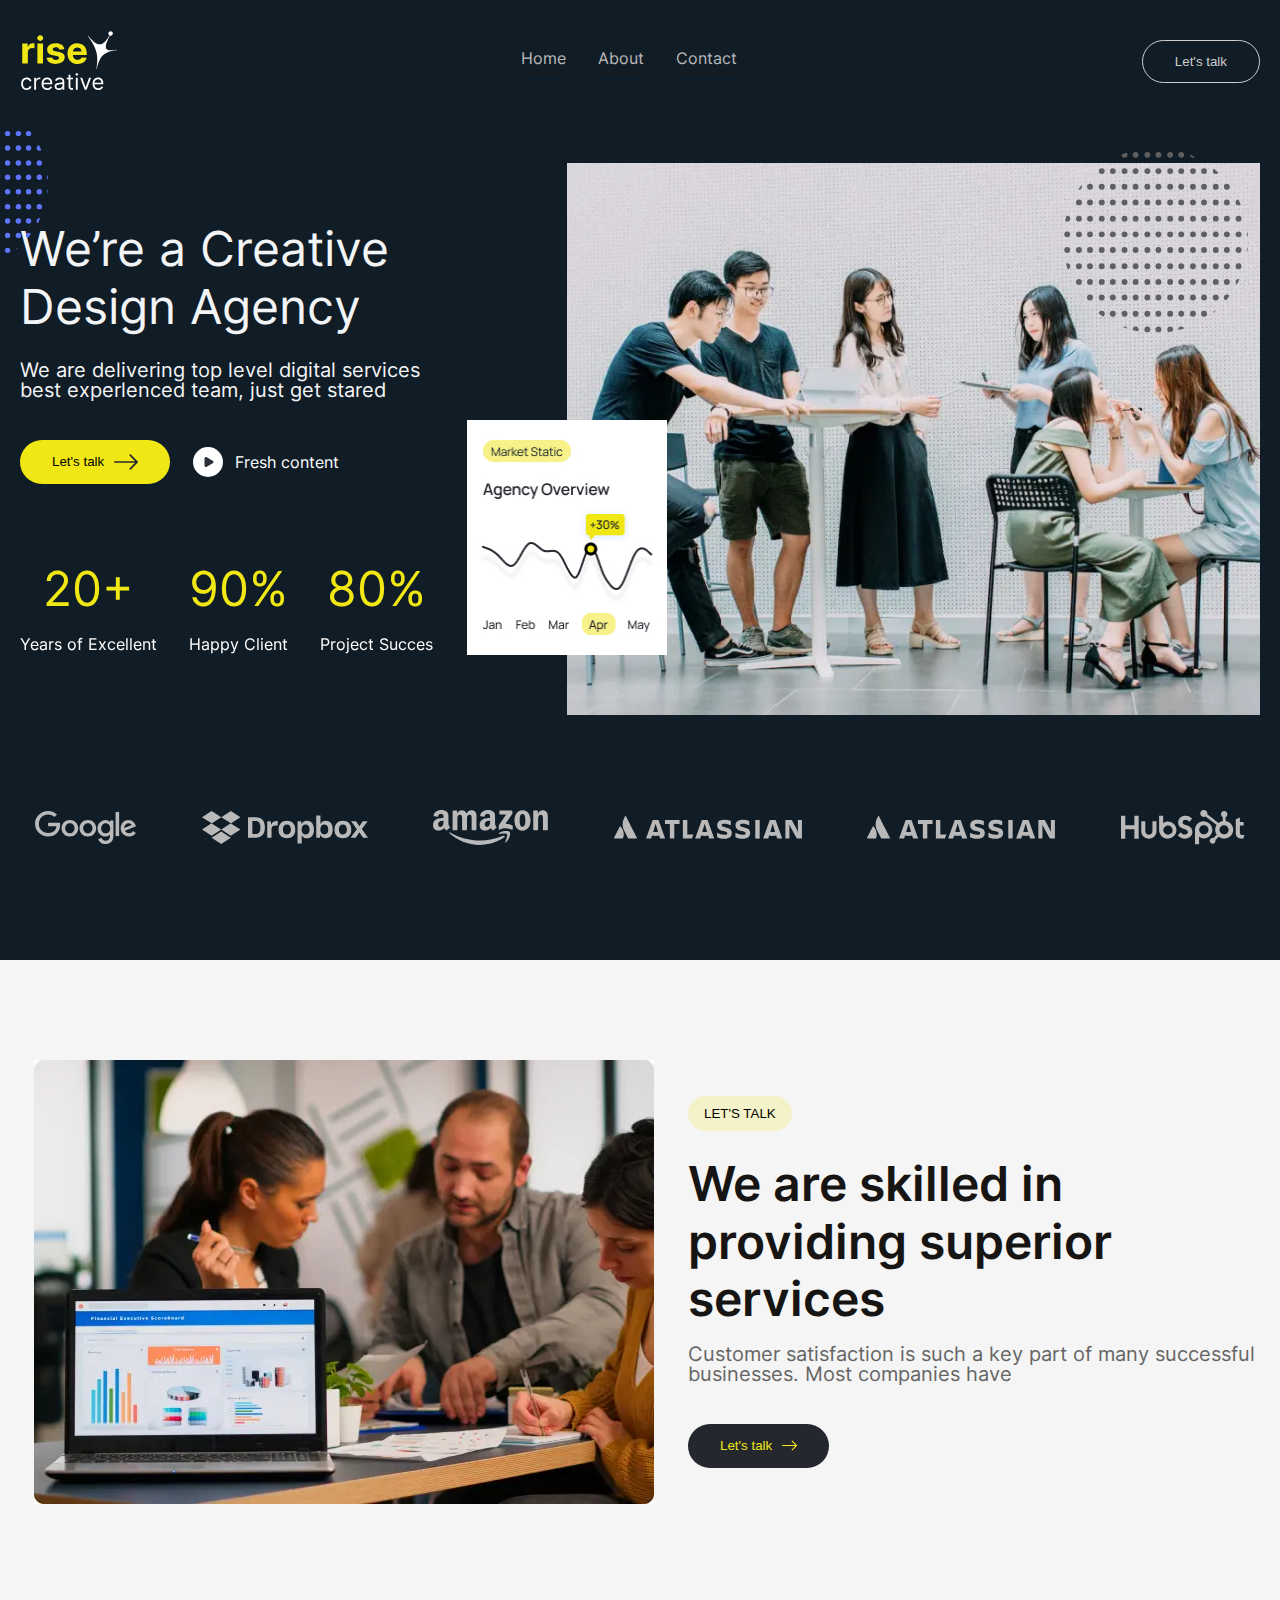
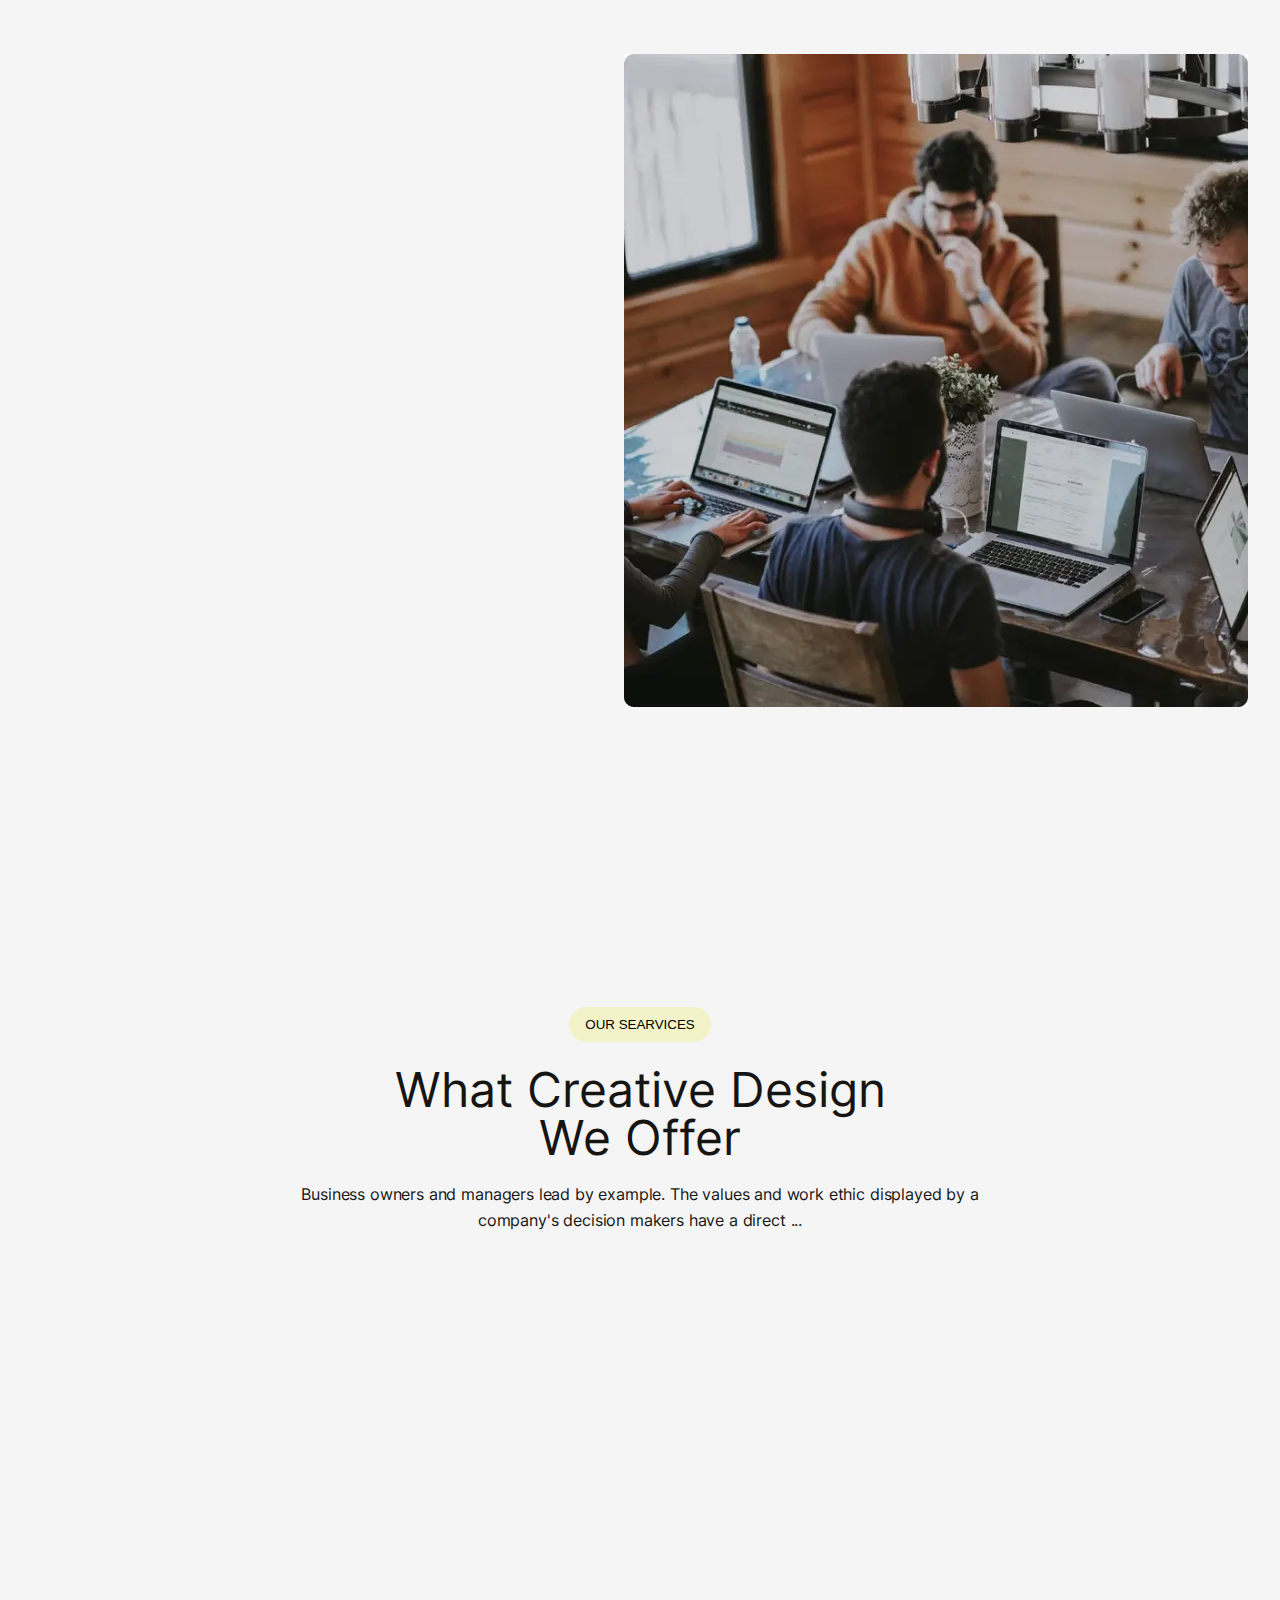
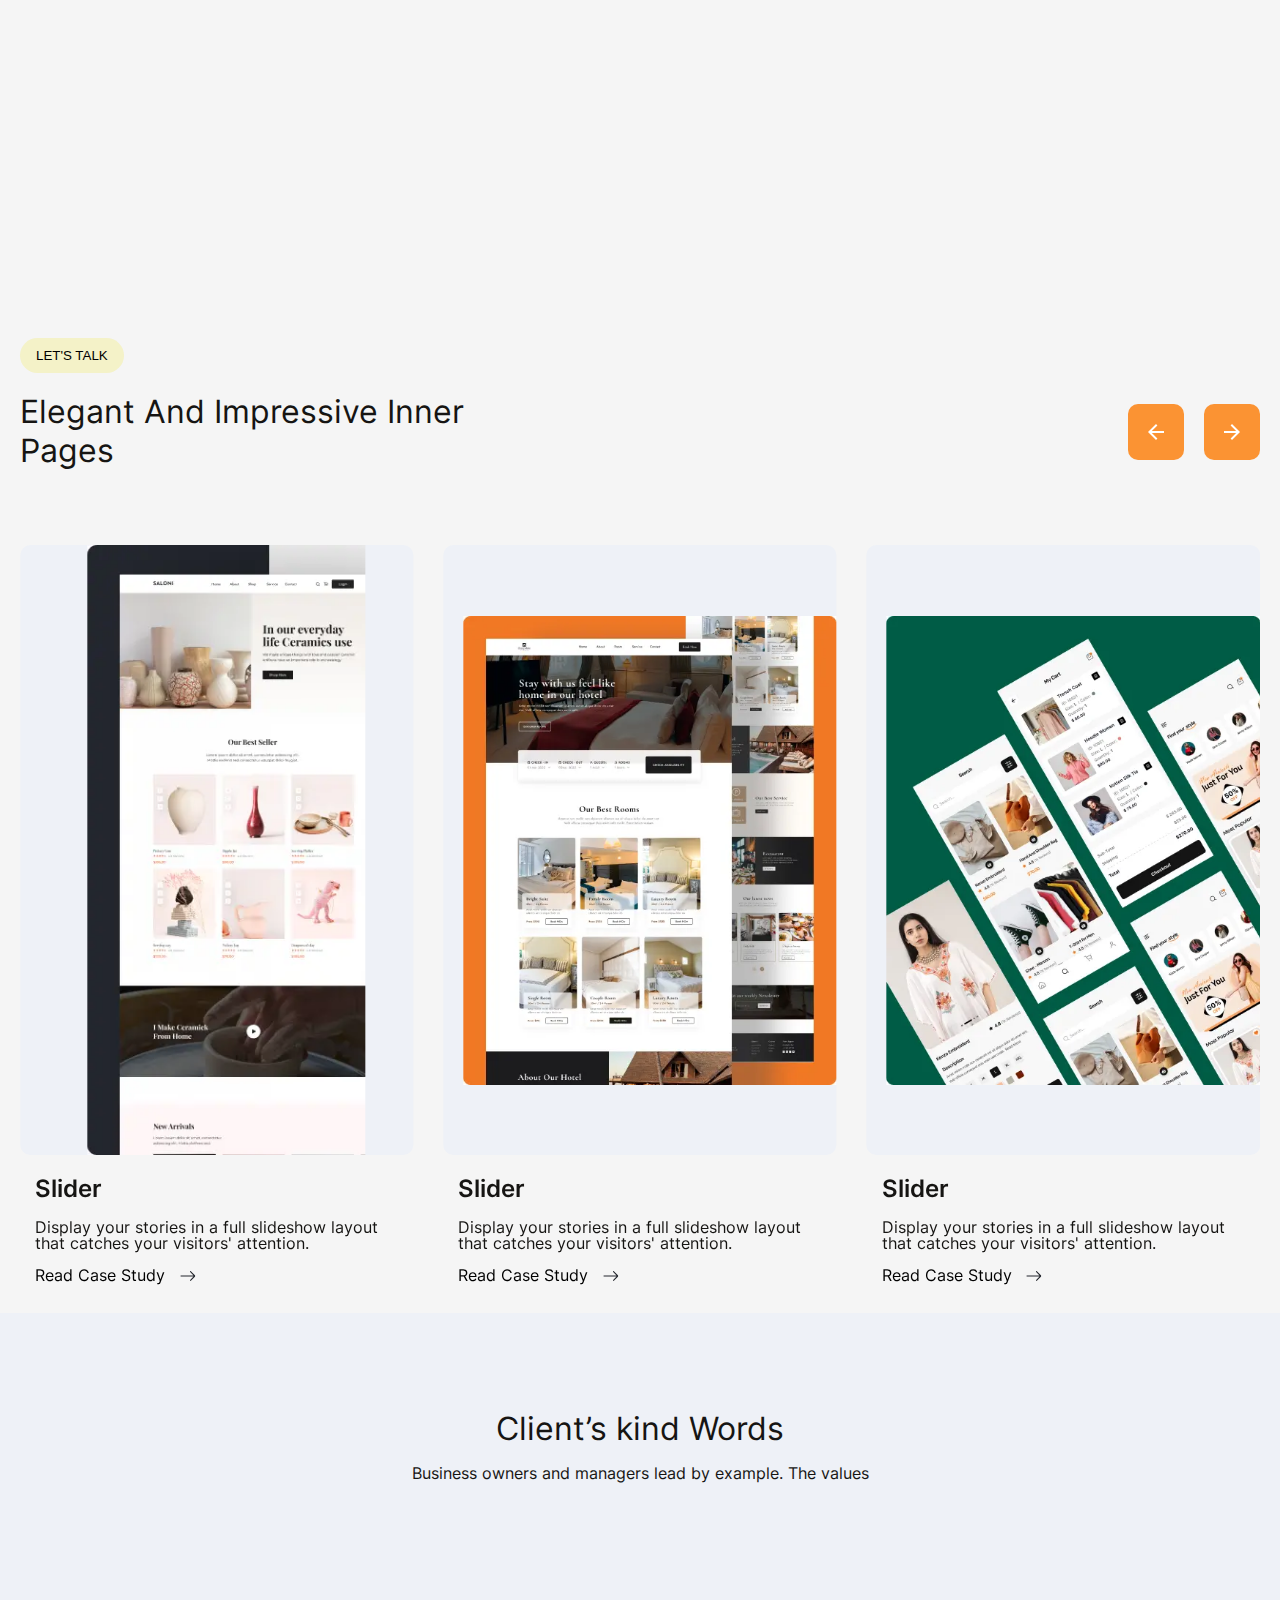
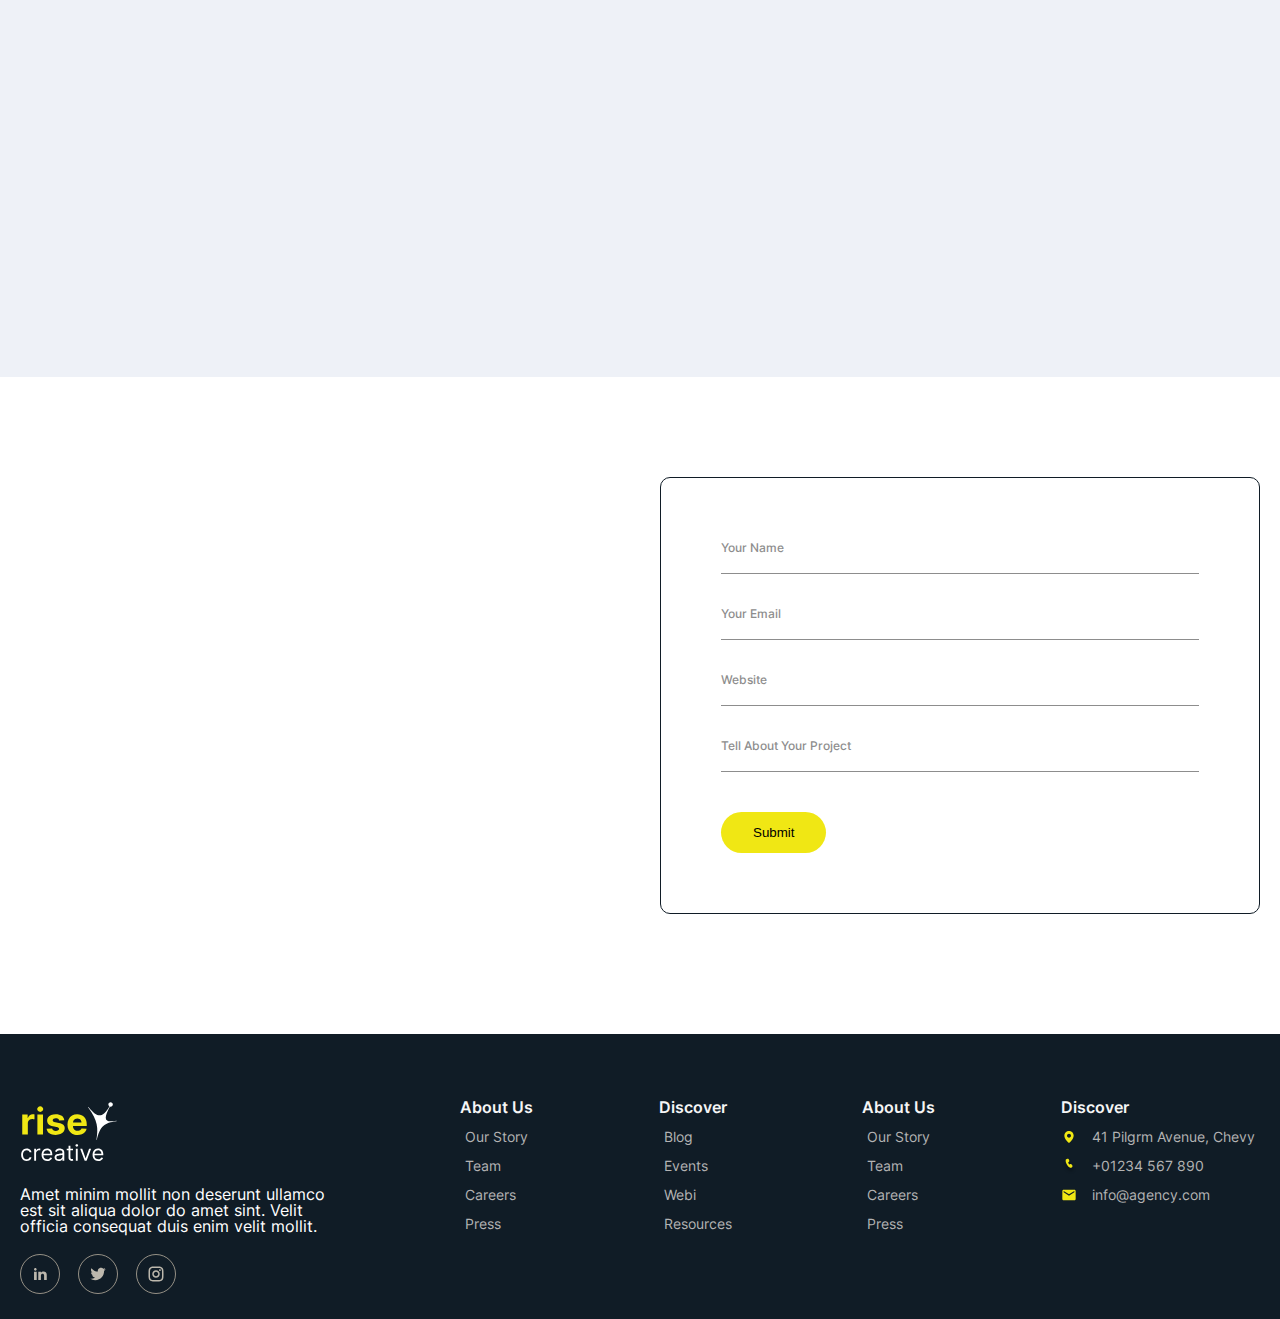
<file: index.html>
<!DOCTYPE html>
<html lang="en">
  <head>
    <meta charset="UTF-8" />
    <meta name="viewport" content="width=device-width, initial-scale=1.0" />
    <meta
      name="description"
      content="This is a brief description of the content of the page. It helps search engines and users understand what the page is about."
    />
    <link rel="stylesheet" href="css/style.css" />
    <link
      rel="preload"
      href="css/swiper.min.css"
      as="style"
      onload="this.onload=null;this.rel='stylesheet'"
    />
    <noscript>
      <link rel="stylesheet" href="css/swiper.min.css" />
    </noscript>
    <link
      rel="preload"
      href="https://unpkg.com/aos@2.3.1/dist/aos.css"
      as="style"
      onload="this.onload=null;this.rel='stylesheet'"
    />
    <noscript>
      <link rel="stylesheet" href="https://unpkg.com/aos@2.3.1/dist/aos.css" />
    </noscript>
    <title>Document</title>
  </head>
  <body>
    <header id="header">
      <div class="header__container">
        <div class="logo">
          <a href="#"
            ><img class="logo__img" src="./img/logo.svg" alt="logo"
          /></a>
        </div>
        <nav class="menu">
          <ul class="menu-list">
            <li class="menu__item">
              <a data-goto=".awards" href="#" class="menu__item-link">Home</a>
            </li>
            <li class="menu__item">
              <a data-goto=".portfolio" href="#" class="menu__item-link"
                >About</a
              >
            </li>
            <li class="menu__item">
              <a data-goto=".footer" href="#" class="menu__item-link"
                >Contact</a
              >
            </li>
          </ul>
        </nav>
        <div class="burger">
          <span></span>
        </div>
        <button class="buttom-talk btn_black-outline">Let's talk</button>
      </div>
    </header>

    <main>
      <!--agency start-->
      <section class="agency">
        <div class="container">
          <div class="agency-wrap">
            <div class="agency-left">
              <h3 class="agency-title">We’re a Creative Design Agency</h3>
              <p class="agency-subtitle">
                We are delivering top level digital services best experlenced
                team, just get stared
              </p>
              <div class="agency__wrap-btn">
                <button class="btn__svg-orange">
                  Let's talk<svg
                    width="24"
                    height="16"
                    viewBox="0 0 24 16"
                    fill="none"
                    xmlns="http://www.w3.org/2000/svg"
                  >
                    <path
                      fill-rule="evenodd"
                      clip-rule="evenodd"
                      d="M0 8.00003C0 7.77272 0.0903001 7.55471 0.251035 7.39398C0.41177 7.23324 0.629774 7.14294 0.857088 7.14294H21.0724L15.6779 1.75015C15.5169 1.58921 15.4265 1.37093 15.4265 1.14333C15.4265 0.915726 15.5169 0.697447 15.6779 0.536508C15.8388 0.37557 16.0571 0.285156 16.2847 0.285156C16.5123 0.285156 16.7306 0.37557 16.8915 0.536508L23.7482 7.39321C23.828 7.47283 23.8913 7.56741 23.9346 7.67154C23.9778 7.77567 24 7.88729 24 8.00003C24 8.11277 23.9778 8.2244 23.9346 8.32852C23.8913 8.43265 23.828 8.52723 23.7482 8.60685L16.8915 15.4636C16.7306 15.6245 16.5123 15.7149 16.2847 15.7149C16.0571 15.7149 15.8388 15.6245 15.6779 15.4636C15.5169 15.3026 15.4265 15.0843 15.4265 14.8567C15.4265 14.6291 15.5169 14.4109 15.6779 14.2499L21.0724 8.85712H0.857088C0.629774 8.85712 0.41177 8.76682 0.251035 8.60608C0.0903001 8.44535 0 8.22734 0 8.00003Z"
                      fill="#24272E"
                    />
                  </svg>
                </button>
                <div class="agency__icon">
                  <div class="agency__img-wrap">
                    <img src="./img/agency/3.svg" alt="agency 1" />
                  </div>
                  <p class="agency__icon-text">Fresh content</p>
                </div>
              </div>
              <div class="agency__wrap-botton" data-aos="zoom-in">
                <div class="agency__botton-item">
                  <p class="agency__botton-title">20+</p>
                  <p class="agency__botton-subtitle">Years of Excellent</p>
                </div>
                <div class="agency__botton-item">
                  <p class="agency__botton-title">90%</p>
                  <p class="agency__botton-subtitle">Happy Client</p>
                </div>
                <div class="agency__botton-item">
                  <p class="agency__botton-title">80%</p>
                  <p class="agency__botton-subtitle">Project Succes</p>
                </div>
              </div>
            </div>
            <div class="agency-right">
              <div class="agency__image-wrap">
                <picture>
                  <source type="image/webp" srcset="./img/agency/1.webp" />
                  <img
                    class="agency__image"
                    src="./img/agency/1.jpg"
                    alt="Image code"
                  />
                </picture>
              </div>
              <img
                class="agency__image-absolute"
                src="./img/agency/2.jpg"
                alt="agency 2"
              />
              <img
                class="agency__svg_absolute"
                src="./img/agency/1.svg"
                alt="agency 3"
              />
            </div>
          </div>
          <div class="agency__item-wrap">
            <div class="agency__item">
              <img src="./img/agency/1-brand.svg" alt="brand 1" />
            </div>
            <div class="agency__item">
              <img src="./img/agency/2-brand.svg" alt="brand 2" />
            </div>
            <div class="agency__item">
              <img src="./img/agency/3-brand.svg" alt="brand 3" />
            </div>
            <div class="agency__item">
              <img src="./img/agency/4-brand.svg" alt="brand 4" />
            </div>
            <div class="agency__item">
              <img src="./img/agency/5-brand.svg" alt="brand 5" />
            </div>
            <div class="agency__item">
              <img src="./img/agency/6-brand.svg" alt="brand 6" />
            </div>
          </div>
        </div>
        <img class="agency__decorate" src="./img/agency/2.svg" alt="decorate" />
      </section>
      <!--agency end-->
      <!--service start-->
      <section class="service">
        <div class="container">
          <!-- 1 -->
          <div class="service-wrap service-reverse">
            <div class="service-left">
              <button class="btn_light-fill">Let's talk</button>
              <h3 class="service-title">
                We are skilled in providing superior services
              </h3>
              <p class="service-subtitle">
                Customer satisfaction is such a key part of many successful
                businesses. Most companies have
              </p>

              <button class="btn__svg-black">
                Let's talk
                <svg
                  width="15"
                  height="11"
                  viewBox="0 0 15 11"
                  fill="none"
                  xmlns="http://www.w3.org/2000/svg"
                >
                  <path
                    fill-rule="evenodd"
                    clip-rule="evenodd"
                    d="M0 5.5C0 5.35268 0.0564375 5.21139 0.156897 5.10722C0.257357 5.00305 0.393609 4.94452 0.53568 4.94452H13.1702L9.79866 1.44946C9.69807 1.34515 9.64156 1.20369 9.64156 1.05618C9.64156 0.908671 9.69807 0.767205 9.79866 0.662901C9.89925 0.558597 10.0357 0.5 10.1779 0.5C10.3202 0.5 10.4566 0.558597 10.5572 0.662901L14.8426 5.10672C14.8925 5.15832 14.9321 5.21962 14.9591 5.2871C14.9861 5.35459 15 5.42694 15 5.5C15 5.57306 14.9861 5.64541 14.9591 5.7129C14.9321 5.78038 14.8925 5.84168 14.8426 5.89328L10.5572 10.3371C10.4566 10.4414 10.3202 10.5 10.1779 10.5C10.0357 10.5 9.89925 10.4414 9.79866 10.3371C9.69807 10.2328 9.64156 10.0913 9.64156 9.94382C9.64156 9.79631 9.69807 9.65485 9.79866 9.55054L13.1702 6.05548H0.53568C0.393609 6.05548 0.257357 5.99695 0.156897 5.89278C0.0564375 5.78861 0 5.64732 0 5.5Z"
                    fill="#F0E714"
                  ></path>
                </svg>
              </button>
            </div>
            <div class="service-right">
              <div class="service__image-wrap">
                <img src="./img/service/1.webp" alt="Image code" />
              </div>
            </div>
          </div>
          <!-- 2 -->
          <div class="service-wrap">
            <div class="service-left" data-aos="fade-right">
              <button class="btn_light-fill">Let's talk</button>
              <h3 class="service-title">
                Expert advising clients On financial impressives
              </h3>
              <p class="service-subtitle">
                Customer satisfaction is such a key part of many successful
                businesses. Most companies ,..
              </p>
              <div class="service__icon-wrap">
                <!-- 1 -->
                <div class="service__icon">
                  <div class="service__img-wrap">
                    <img src="./img/service/1.svg" alt="service 1" />
                  </div>
                  <div class="sercice__icon-block">
                    <p class="service__icon-text">Frist working process</p>
                    <p class="service__icon-subtext">
                      Customer satisfaction is such a key part of many
                      successful businesses.
                    </p>
                  </div>
                </div>
                <!-- 2 -->
                <div class="service__icon">
                  <div class="service__img-wrap">
                    <img src="./img/service/2.svg" alt="service 1" />
                  </div>
                  <div class="sercice__icon-block">
                    <p class="service__icon-text">24/7 Hours Support</p>
                    <p class="service__icon-subtext">
                      Scaling your team to provide assistance around the clock
                      might sound like a
                    </p>
                  </div>
                </div>
                <!-- 3-->
                <div class="service__icon">
                  <div class="service__img-wrap">
                    <img src="./img/service/3.svg" alt="service 3" />
                  </div>
                  <div class="sercice__icon-block">
                    <p class="service__icon-text">Frist working process</p>
                    <p class="service__icon-subtext">
                      Customer satisfaction is such a key part of many
                      successful businesses.
                    </p>
                  </div>
                </div>
              </div>
            </div>
            <div class="service-right">
              <div class="service__image-wrap">
                <img src="./img/service/2.webp" alt="Image code" />
              </div>
            </div>
          </div>
        </div>
      </section>
      <!--service end-->
      <!--design start-->
      <section class="design">
        <div class="container">
          <div class="design__btn-wrap">
            <button class="btn_light-fill">our searvices</button>
          </div>
          <h2 class="design__header">What Creative Design We Offer</h2>
          <p class="design__subheader">
            Business owners and managers lead by example. The values and work
            ethic displayed by a company's decision makers have a direct ...
          </p>
          <div class="design__card-wrap" data-aos="zoom-in">
            <!-- 1 -->
            <div class="design__card paper-white">
              <div class="design__image-wrap">
                <img src="./img/design/1.svg" alt="Image 1" />
              </div>
              <div class="design__card-content">
                <h3 class="design__card-title">Product Management</h3>
                <p class="design__card-description">vacancy available 20</p>
              </div>
            </div>
            <!-- 2 -->
            <div class="design__card paper-white">
              <div class="design__image-wrap">
                <img src="./img/design/2.svg" alt="Image 1" />
              </div>
              <div class="design__card-content">
                <h3 class="design__card-title">Web & Mobile Development</h3>
                <p class="design__card-description">vacancy available 20</p>
              </div>
            </div>
            <!-- 3 -->
            <div class="design__card paper-white">
              <div class="design__image-wrap">
                <img src="./img/design/3.svg" alt="Image 1" />
              </div>
              <div class="design__card-content">
                <h3 class="design__card-title">Brochures & Flyers</h3>
                <p class="design__card-description">vacancy available 20</p>
              </div>
            </div>
            <!-- 4 -->
            <div class="design__card paper-white">
              <div class="design__image-wrap">
                <img src="./img/design/4.svg" alt="Image 1" />
              </div>
              <div class="design__card-content">
                <h3 class="design__card-title">Logo & name cards</h3>
                <p class="design__card-description">vacancy available 20</p>
              </div>
            </div>
            <!-- 5 -->
            <div class="design__card paper-white">
              <div class="design__image-wrap">
                <img src="./img/design/6.svg" alt="Image 2" />
              </div>
              <div class="design__card-content">
                <h3 class="design__card-title">Product Management</h3>
                <p class="design__card-description">vacancy available 20</p>
              </div>
            </div>
            <!-- 6 -->
            <div class="design__card paper-white">
              <div class="design__image-wrap">
                <img src="./img/design/6.svg" alt="Image 1" />
              </div>
              <div class="design__card-content">
                <h3 class="design__card-title">Product Management</h3>
                <p class="design__card-description">vacancy available 20</p>
              </div>
            </div>
            <!-- 7 -->
            <div class="design__card paper-white">
              <div class="design__image-wrap">
                <img src="./img/design/7.svg" alt="Image 1" />
              </div>
              <div class="design__card-content">
                <h3 class="design__card-title">Product Management</h3>
                <p class="design__card-description">vacancy available 20</p>
              </div>
            </div>
            <!-- 8 -->
            <div class="design__card paper-white">
              <div class="design__image-wrap">
                <img src="./img/design/8.svg" alt="Image 1" />
              </div>
              <div class="design__card-content">
                <h3 class="design__card-title">Infographics & Illustrations</h3>
                <p class="design__card-description">vacancy available 20</p>
              </div>
            </div>
          </div>
        </div>
      </section>
      <!--design end-->
      <!--impressive start-->
      <section class="impressive-section">
        <div class="container">
          <div class="impressive__button-wrap">
            <button class="btn_light-fill">Let's talk</button>
          </div>
          <div class="impressive-wrap">
            <div class="impressive-left">
              <h3 class="impressive-title">
                Elegant And Impressive Inner Pages
              </h3>
              <div class="slider-button-container">
                <div class="impressive-slider-button-prev swiper-button">
                  <img src="./img/sliderNext.svg" alt="img code" />
                </div>
                <div class="impressive-slider-button-next swiper-button">
                  <img src="./img/sliderNext.svg" alt="img code" />
                </div>
              </div>
            </div>
            <div class="impressive-right">
              <div class="impressive-swiper swiper">
                <!-- Additional required wrapper -->
                <div class="swiper-wrapper">
                  <!-- Slides -->
                  <!-- 1 -->
                  <div class="impressive__swiper-slide swiper-slide">
                    <div class="impressive__card paper__white-shadow">
                      <div class="impressive__image-wrap">
                        <img src="./img/impressive/1.webp" alt="Image 1" />
                      </div>
                      <div class="impressive__card-content">
                        <h3 class="impressive__card-title">Slider</h3>
                        <p class="impressive__card-description">
                          Display your stories in a full slideshow layout that
                          catches your visitors' attention.
                        </p>
                        <div class="impressive__card-bottom">
                          <a href="#" class="link-svg">
                            Read Case Study
                            <svg
                              width="15"
                              height="10"
                              viewBox="0 0 15 10"
                              fill="none"
                              xmlns="http://www.w3.org/2000/svg"
                            >
                              <path
                                fill-rule="evenodd"
                                clip-rule="evenodd"
                                d="M0 5C0 4.85268 0.0564375 4.71139 0.156897 4.60722C0.257357 4.50305 0.393609 4.44452 0.53568 4.44452H13.1702L9.79866 0.949458C9.69807 0.845154 9.64156 0.703687 9.64156 0.556179C9.64156 0.408671 9.69807 0.267205 9.79866 0.162901C9.89925 0.0585972 10.0357 3.47541e-09 10.1779 0C10.3202 -3.47541e-09 10.4566 0.0585972 10.5572 0.162901L14.8426 4.60672C14.8925 4.65832 14.9321 4.71962 14.9591 4.7871C14.9861 4.85459 15 4.92694 15 5C15 5.07306 14.9861 5.14541 14.9591 5.2129C14.9321 5.28038 14.8925 5.34168 14.8426 5.39328L10.5572 9.8371C10.4566 9.9414 10.3202 10 10.1779 10C10.0357 10 9.89925 9.9414 9.79866 9.8371C9.69807 9.7328 9.64156 9.59133 9.64156 9.44382C9.64156 9.29631 9.69807 9.15485 9.79866 9.05054L13.1702 5.55548H0.53568C0.393609 5.55548 0.257357 5.49695 0.156897 5.39278C0.0564375 5.28861 0 5.14732 0 5Z"
                                fill="#24272E"
                              ></path>
                            </svg>
                          </a>
                        </div>
                      </div>
                    </div>
                  </div>
                  <!-- 2 -->
                  <div class="impressive__swiper-slide swiper-slide">
                    <div class="impressive__card paper__white-shadow">
                      <div class="impressive__image-wrap">
                        <img src="./img/impressive/2.webp" alt="Image 1" />
                      </div>
                      <div class="impressive__card-content">
                        <h3 class="impressive__card-title">Slider</h3>
                        <p class="impressive__card-description">
                          Display your stories in a full slideshow layout that
                          catches your visitors' attention.
                        </p>
                        <div class="impressive__card-bottom">
                          <a href="#" class="link-svg">
                            Read Case Study
                            <svg
                              width="15"
                              height="10"
                              viewBox="0 0 15 10"
                              fill="none"
                              xmlns="http://www.w3.org/2000/svg"
                            >
                              <path
                                fill-rule="evenodd"
                                clip-rule="evenodd"
                                d="M0 5C0 4.85268 0.0564375 4.71139 0.156897 4.60722C0.257357 4.50305 0.393609 4.44452 0.53568 4.44452H13.1702L9.79866 0.949458C9.69807 0.845154 9.64156 0.703687 9.64156 0.556179C9.64156 0.408671 9.69807 0.267205 9.79866 0.162901C9.89925 0.0585972 10.0357 3.47541e-09 10.1779 0C10.3202 -3.47541e-09 10.4566 0.0585972 10.5572 0.162901L14.8426 4.60672C14.8925 4.65832 14.9321 4.71962 14.9591 4.7871C14.9861 4.85459 15 4.92694 15 5C15 5.07306 14.9861 5.14541 14.9591 5.2129C14.9321 5.28038 14.8925 5.34168 14.8426 5.39328L10.5572 9.8371C10.4566 9.9414 10.3202 10 10.1779 10C10.0357 10 9.89925 9.9414 9.79866 9.8371C9.69807 9.7328 9.64156 9.59133 9.64156 9.44382C9.64156 9.29631 9.69807 9.15485 9.79866 9.05054L13.1702 5.55548H0.53568C0.393609 5.55548 0.257357 5.49695 0.156897 5.39278C0.0564375 5.28861 0 5.14732 0 5Z"
                                fill="#24272E"
                              ></path>
                            </svg>
                          </a>
                        </div>
                      </div>
                    </div>
                  </div>
                  <!-- 3 -->
                  <div class="impressive__swiper-slide swiper-slide">
                    <div class="impressive__card paper__white-shadow">
                      <div class="impressive__image-wrap">
                        <img src="./img/impressive/3.webp" alt="Image 1" />
                      </div>
                      <div class="impressive__card-content">
                        <h3 class="impressive__card-title">Slider</h3>
                        <p class="impressive__card-description">
                          Display your stories in a full slideshow layout that
                          catches your visitors' attention.
                        </p>
                        <div class="impressive__card-bottom">
                          <a href="#" class="link-svg">
                            Read Case Study
                            <svg
                              width="15"
                              height="10"
                              viewBox="0 0 15 10"
                              fill="none"
                              xmlns="http://www.w3.org/2000/svg"
                            >
                              <path
                                fill-rule="evenodd"
                                clip-rule="evenodd"
                                d="M0 5C0 4.85268 0.0564375 4.71139 0.156897 4.60722C0.257357 4.50305 0.393609 4.44452 0.53568 4.44452H13.1702L9.79866 0.949458C9.69807 0.845154 9.64156 0.703687 9.64156 0.556179C9.64156 0.408671 9.69807 0.267205 9.79866 0.162901C9.89925 0.0585972 10.0357 3.47541e-09 10.1779 0C10.3202 -3.47541e-09 10.4566 0.0585972 10.5572 0.162901L14.8426 4.60672C14.8925 4.65832 14.9321 4.71962 14.9591 4.7871C14.9861 4.85459 15 4.92694 15 5C15 5.07306 14.9861 5.14541 14.9591 5.2129C14.9321 5.28038 14.8925 5.34168 14.8426 5.39328L10.5572 9.8371C10.4566 9.9414 10.3202 10 10.1779 10C10.0357 10 9.89925 9.9414 9.79866 9.8371C9.69807 9.7328 9.64156 9.59133 9.64156 9.44382C9.64156 9.29631 9.69807 9.15485 9.79866 9.05054L13.1702 5.55548H0.53568C0.393609 5.55548 0.257357 5.49695 0.156897 5.39278C0.0564375 5.28861 0 5.14732 0 5Z"
                                fill="#24272E"
                              ></path>
                            </svg>
                          </a>
                        </div>
                      </div>
                    </div>
                  </div>
                </div>
              </div>
            </div>
          </div>
        </div>
      </section>
      <!--impressive end-->
      <!--client start-->
      <section class="client">
        <div class="container">
          <h2 class="client__header">Client’s kind Words</h2>
          <p class="client__subheader">
            Business owners and managers lead by example. The values
          </p>
          <!-- Slider main container -->
          <div class="swiper-wrap" data-aos="zoom-in">
            <div class="client-swiper swiper">
              <!-- Additional required wrapper -->
              <div class="swiper-wrapper">
                <!-- Slides -->
                <!-- 1 -->
                <div class="client__swiper-slide swiper-slide">
                  <div class="client__card paper-white">
                    <div class="client__image-wrap">
                      <img src="./img/client/1.jpg" alt="Image 1" />
                    </div>
                    <div class="client__card-content">
                      <h3 class="client__card-title">Auto-Sync</h3>
                      <p class="client__card-description">
                        Amet minim mollit non deserunt ullamco est sit aliqua
                        dolor do amet sint. Velit officia consequat duis enim
                        velit mollit. Amet minim mollit non deserunt ullamco est
                        sit aliqua dolor do amet sint. Velit officia consequat
                        duis enim velit mollit.
                      </p>
                    </div>
                  </div>
                </div>
                <!-- 2 -->
                <div class="client__swiper-slide swiper-slide">
                  <div class="client__card paper-white">
                    <div class="client__image-wrap">
                      <img src="./img/client/2.jpg" alt="Image 1" />
                    </div>
                    <div class="client__card-content">
                      <h3 class="client__card-title">Auto-Sync</h3>
                      <p class="client__card-description">
                        Amet minim mollit non deserunt ullamco est sit aliqua
                        dolor do amet sint. Velit officia consequat duis enim
                        velit mollit. Amet minim mollit non deserunt ullamco est
                        sit aliqua dolor do amet sint. Velit officia consequat
                        duis enim velit mollit.
                      </p>
                    </div>
                  </div>
                </div>
                <!-- 3 -->
                <div class="client__swiper-slide swiper-slide">
                  <div class="client__card paper-white">
                    <div class="client__image-wrap">
                      <img src="./img/client/3.jpg" alt="Image 1" />
                    </div>
                    <div class="client__card-content">
                      <h3 class="client__card-title">Auto-Sync</h3>
                      <p class="client__card-description">
                        Amet minim mollit non deserunt ullamco est sit aliqua
                        dolor do amet sint. Velit officia consequat duis enim
                        velit mollit. Amet minim mollit non deserunt ullamco est
                        sit aliqua dolor do amet sint. Velit officia consequat
                        duis enim velit mollit.
                      </p>
                    </div>
                  </div>
                </div>
              </div>
              <div class="client-swiper-pagination swiper-pagination"></div>
            </div>
          </div>
        </div>
      </section>
      <!--client end-->
      <!--together start-->
      <section class="together">
        <div class="container">
          <div class="together-wrap">
            <div class="together-left" data-aos="fade-right">
              <button class="btn_light-fill">OUR CONTACTS</button>
              <h3 class="together-title">
                Let’s Start Working Together. Get in Touch with Us!
              </h3>
              <p class="together-description">
                Get in touch to discuss your employee wellbeing needs today.
                Please give us a call, drop us an email.
              </p>
              <div class="together__list-icon">
                <div class="together__icon">
                  <div class="together__img-wrap">
                    <img src="./img/footer/1.svg" alt="img code" />
                  </div>
                  <p class="together__icon-text">
                    41 Pilgrm Avenue, Chevy Chase, Md 20815
                  </p>
                </div>
                <div class="together__icon">
                  <div class="together__img-wrap">
                    <img src="./img/footer/2.svg" alt="img code" />
                  </div>
                  <p class="together__icon-text">+01234 567 890</p>
                </div>
                <div class="together__icon">
                  <div class="together__img-wrap">
                    <img src="./img/footer/3.svg" alt="img code" />
                  </div>
                  <p class="together__icon-text">info@agency.com</p>
                </div>
              </div>
            </div>
            <div class="together-right">
              <form>
                <div class="together-imput-wrap">
                  <div class="input-outline">
                    <input id="name" type="text" />
                    <label class="inputLabel" for="name">Your Name</label>
                  </div>
                  <div class="input-outline">
                    <input id="email" type="email" />
                    <label class="inputLabel" for="email">Your Email</label>
                  </div>
                  <div class="input-outline">
                    <input id="website" type="url" />
                    <label class="inputLabel" for="website">Website</label>
                  </div>
                  <div class="input-outline">
                    <input id="project" type="text" />
                    <label class="inputLabel" for="project"
                      >Tell About Your Project</label
                    >
                  </div>
                </div>
                <button class="btn_orange-fill" type="submit">Submit</button>
              </form>
            </div>
          </div>
        </div>
      </section>
      <!--together end-->
      <!--agency start-->
      <section><div class="container"></div></section>
      <!--agency end-->
    </main>
    <footer class="footer">
      <div class="footer__wrap container">
        <div class="footer__rigt">
          <img src="./img/logo.svg" alt="logo" />
          <p class="footer__description">
            Amet minim mollit non deserunt ullamco est sit aliqua dolor do amet
            sint. Velit officia consequat duis enim velit mollit.
          </p>
          <div class="footer__icon">
            <svg
              width="40"
              height="40"
              viewBox="0 0 40 40"
              fill="none"
              xmlns="http://www.w3.org/2000/svg"
            >
              <path
                d="M0.5 20C0.5 9.23045 9.23045 0.5 20 0.5C30.7696 0.5 39.5 9.23045 39.5 20C39.5 30.7696 30.7696 39.5 20 39.5C9.23045 39.5 0.5 30.7696 0.5 20Z"
                stroke="#969186"
              />
              <path
                class="icon-color"
                d="M16.6758 15.3349C16.6756 15.6885 16.5345 16.0275 16.2834 16.2775C16.0324 16.5274 15.692 16.6677 15.3372 16.6675C14.9824 16.6673 14.6422 16.5267 14.3914 16.2765C14.1406 16.0264 13.9998 15.6872 14 15.3336C14.0002 14.98 14.1413 14.6409 14.3923 14.391C14.6434 14.1411 14.9837 14.0008 15.3386 14.001C15.6934 14.0011 16.0336 14.1418 16.2844 14.3919C16.5352 14.6421 16.6759 14.9813 16.6758 15.3349ZM16.7159 17.6548H14.0401V26.001H16.7159V17.6548ZM20.9436 17.6548H18.2812V26.001H20.9168V21.6212C20.9168 19.1814 24.1077 18.9547 24.1077 21.6212V26.001H26.75V20.7146C26.75 16.6015 22.0273 16.7548 20.9168 18.7747L20.9436 17.6548Z"
                fill="#BDB8AD"
              />
            </svg>
            <svg
              width="40"
              height="40"
              viewBox="0 0 40 40"
              fill="none"
              xmlns="http://www.w3.org/2000/svg"
            >
              <path
                d="M0.5 20C0.5 9.23045 9.23045 0.5 20 0.5C30.7696 0.5 39.5 9.23045 39.5 20C39.5 30.7696 30.7696 39.5 20 39.5C9.23045 39.5 0.5 30.7696 0.5 20Z"
                stroke="#969186"
              />
              <path
                class="icon-color"
                d="M27.6215 15.2432C27.0489 15.4964 26.4417 15.6628 25.82 15.7367C26.4753 15.3447 26.9658 14.7279 27.2 14.0012C26.585 14.3672 25.9108 14.6237 25.208 14.7624C24.736 14.2574 24.1103 13.9224 23.4282 13.8096C22.7462 13.6968 22.046 13.8125 21.4365 14.1388C20.827 14.465 20.3423 14.9834 20.0578 15.6135C19.7734 16.2436 19.7051 16.95 19.8635 17.6229C18.6163 17.5604 17.3962 17.2363 16.2824 16.6717C15.1687 16.107 14.1861 15.3145 13.3985 14.3454C13.1197 14.8243 12.9732 15.3686 12.974 15.9227C12.974 17.0102 13.5275 17.9709 14.369 18.5334C13.871 18.5177 13.3839 18.3832 12.9485 18.1411V18.1801C12.9486 18.9044 13.1993 19.6063 13.6579 20.1669C14.1165 20.7275 14.7548 21.1122 15.4647 21.2559C15.0024 21.3811 14.5177 21.3996 14.0472 21.3099C14.2474 21.9333 14.6375 22.4785 15.1629 22.8692C15.6884 23.2599 16.3228 23.4765 16.9775 23.4886C16.3268 23.9996 15.5819 24.3774 14.7851 24.6003C13.9884 24.8231 13.1556 24.8868 12.3342 24.7876C13.768 25.7097 15.437 26.1992 17.1417 26.1976C22.9115 26.1976 26.0668 21.4179 26.0668 17.2727C26.0668 17.1377 26.063 17.0012 26.057 16.8677C26.6712 16.4238 27.2012 15.8739 27.6223 15.2439L27.6215 15.2432Z"
                fill="#BDB8AD"
              />
            </svg>
            <svg
              width="40"
              height="40"
              viewBox="0 0 40 40"
              fill="none"
              xmlns="http://www.w3.org/2000/svg"
            >
              <path
                d="M0.5 20C0.5 9.23045 9.23045 0.5 20 0.5C30.7696 0.5 39.5 9.23045 39.5 20C39.5 30.7696 30.7696 39.5 20 39.5C9.23045 39.5 0.5 30.7696 0.5 20Z"
                stroke="#969186"
              />
              <path
                class="icon-color"
                d="M20 17.751C19.4033 17.751 18.831 17.988 18.409 18.41C17.9871 18.8319 17.75 19.4042 17.75 20.001C17.75 20.5977 17.9871 21.17 18.409 21.592C18.831 22.0139 19.4033 22.251 20 22.251C20.5967 22.251 21.169 22.0139 21.591 21.592C22.0129 21.17 22.25 20.5977 22.25 20.001C22.25 19.4042 22.0129 18.8319 21.591 18.41C21.169 17.988 20.5967 17.751 20 17.751ZM20 16.251C20.9946 16.251 21.9484 16.6461 22.6517 17.3493C23.3549 18.0526 23.75 19.0064 23.75 20.001C23.75 20.9955 23.3549 21.9494 22.6517 22.6526C21.9484 23.3559 20.9946 23.751 20 23.751C19.0054 23.751 18.0516 23.3559 17.3483 22.6526C16.6451 21.9494 16.25 20.9955 16.25 20.001C16.25 19.0064 16.6451 18.0526 17.3483 17.3493C18.0516 16.6461 19.0054 16.251 20 16.251ZM24.875 16.0635C24.875 16.3121 24.7762 16.5506 24.6004 16.7264C24.4246 16.9022 24.1861 17.001 23.9375 17.001C23.6889 17.001 23.4504 16.9022 23.2746 16.7264C23.0988 16.5506 23 16.3121 23 16.0635C23 15.8148 23.0988 15.5764 23.2746 15.4006C23.4504 15.2247 23.6889 15.126 23.9375 15.126C24.1861 15.126 24.4246 15.2247 24.6004 15.4006C24.7762 15.5764 24.875 15.8148 24.875 16.0635ZM20 14.001C18.1445 14.001 17.8415 14.0062 16.9782 14.0445C16.3902 14.0722 15.9957 14.151 15.6297 14.2935C15.3042 14.4195 15.0695 14.5702 14.8197 14.8207C14.585 15.0475 14.4045 15.3244 14.2917 15.6307C14.1492 15.9982 14.0705 16.392 14.0435 16.9792C14.0045 17.8072 14 18.0967 14 20.001C14 21.8565 14.0052 22.1595 14.0435 23.0227C14.0712 23.61 14.15 24.0052 14.2917 24.3705C14.4193 24.6967 14.5693 24.9315 14.8183 25.1805C15.071 25.4325 15.3058 25.5832 15.6283 25.7077C15.9988 25.851 16.3932 25.9305 16.9782 25.9575C17.8062 25.9965 18.0957 26.001 20 26.001C21.8555 26.001 22.1585 25.9957 23.0217 25.9575C23.6082 25.9297 24.0035 25.851 24.3695 25.7092C24.6943 25.5825 24.9305 25.4317 25.1795 25.1827C25.4323 24.93 25.583 24.6952 25.7075 24.3727C25.85 24.003 25.9295 23.6077 25.9565 23.0227C25.9955 22.1947 26 21.9052 26 20.001C26 18.1455 25.9947 17.8425 25.9565 16.9792C25.9287 16.3927 25.85 15.9967 25.7075 15.6307C25.5945 15.3247 25.4143 15.0479 25.1802 14.8207C24.9535 14.5859 24.6766 14.4053 24.3702 14.2927C24.0027 14.1502 23.6082 14.0715 23.0217 14.0445C22.1937 14.0055 21.9043 14.001 20 14.001ZM20 12.501C22.0378 12.501 22.292 12.5085 23.0915 12.546C23.8902 12.5835 24.434 12.7087 24.9125 12.8947C25.4075 13.0852 25.8245 13.3432 26.2415 13.7595C26.6229 14.1344 26.918 14.5879 27.1063 15.0885C27.2915 15.5662 27.4175 16.1107 27.455 16.9095C27.4903 17.709 27.5 17.9632 27.5 20.001C27.5 22.0387 27.4925 22.293 27.455 23.0925C27.4175 23.8912 27.2915 24.435 27.1063 24.9135C26.9185 25.4143 26.6233 25.8679 26.2415 26.2425C25.8665 26.6237 25.413 26.9188 24.9125 27.1072C24.4347 27.2925 23.8902 27.4185 23.0915 27.456C22.292 27.4912 22.0378 27.501 20 27.501C17.9622 27.501 17.708 27.4935 16.9085 27.456C16.1097 27.4185 15.566 27.2925 15.0875 27.1072C14.5867 26.9193 14.1332 26.6242 13.7585 26.2425C13.3771 25.8676 13.082 25.4141 12.8938 24.9135C12.7078 24.4357 12.5825 23.8912 12.545 23.0925C12.5098 22.293 12.5 22.0387 12.5 20.001C12.5 17.9632 12.5075 17.709 12.545 16.9095C12.5825 16.11 12.7078 15.567 12.8938 15.0885C13.0814 14.5876 13.3766 14.134 13.7585 13.7595C14.1333 13.3779 14.5868 13.0828 15.0875 12.8947C15.566 12.7087 16.109 12.5835 16.9085 12.546C17.708 12.5107 17.9622 12.501 20 12.501Z"
                fill="#BDB8AD"
              />
            </svg>
          </div>
        </div>
        <div class="footer__left">
          <div class="footer__menu">
            <div class="menu__section">
              <h3 class="menu__title">About Us</h3>
              <ul class="menu__list">
                <li><a href="#">Our Story</a></li>
                <li><a href="#">Team</a></li>
                <li><a href="#">Careers</a></li>
                <li><a href="#">Press</a></li>
              </ul>
            </div>
            <div class="menu__section">
              <h3 class="menu__title">Discover</h3>
              <ul class="menu__list">
                <li><a href="#">Blog</a></li>
                <li><a href="#">Events</a></li>
                <li><a href="#">Webi</a></li>
                <li><a href="#">Resources</a></li>
              </ul>
            </div>
            <div class="menu__section">
              <h3 class="menu__title">About Us</h3>
              <ul class="menu__list">
                <li><a href="#">Our Story</a></li>
                <li><a href="#">Team</a></li>
                <li><a href="#">Careers</a></li>
                <li><a href="#">Press</a></li>
              </ul>
            </div>
            <div class="menu__section">
              <h3 class="menu__title">Discover</h3>
              <ul class="menu__list">
                <li>
                  <div class="menu__img-wrap">
                    <img src="./img/footer/1.svg" alt="img code" />
                  </div>
                  <a href="#">41 Pilgrm Avenue, Chevy </a>
                </li>
                <li>
                  <div class="menu__img-wrap">
                    <img src="./img/footer/2.svg" alt="img code" />
                  </div>
                  <a href="#">+01234 567 890</a>
                </li>
                <li>
                  <div class="menu__img-wrap">
                    <img src="./img/footer/3.svg" alt="img code" />
                  </div>
                  <a href="#">info@agency.com</a>
                </li>
              </ul>
            </div>
          </div>
        </div>
      </div>
    </footer>
  </body>
  <script src="./js/libs/swiper(lib).js" defer></script>
  <script src="https://unpkg.com/aos@2.3.1/dist/aos.js" defer></script>
  <script src="./js/main.js" defer></script>
  <script defer>
    document.addEventListener("DOMContentLoaded", function () {
      AOS.init()
    })
  </script>
</html>
</file>
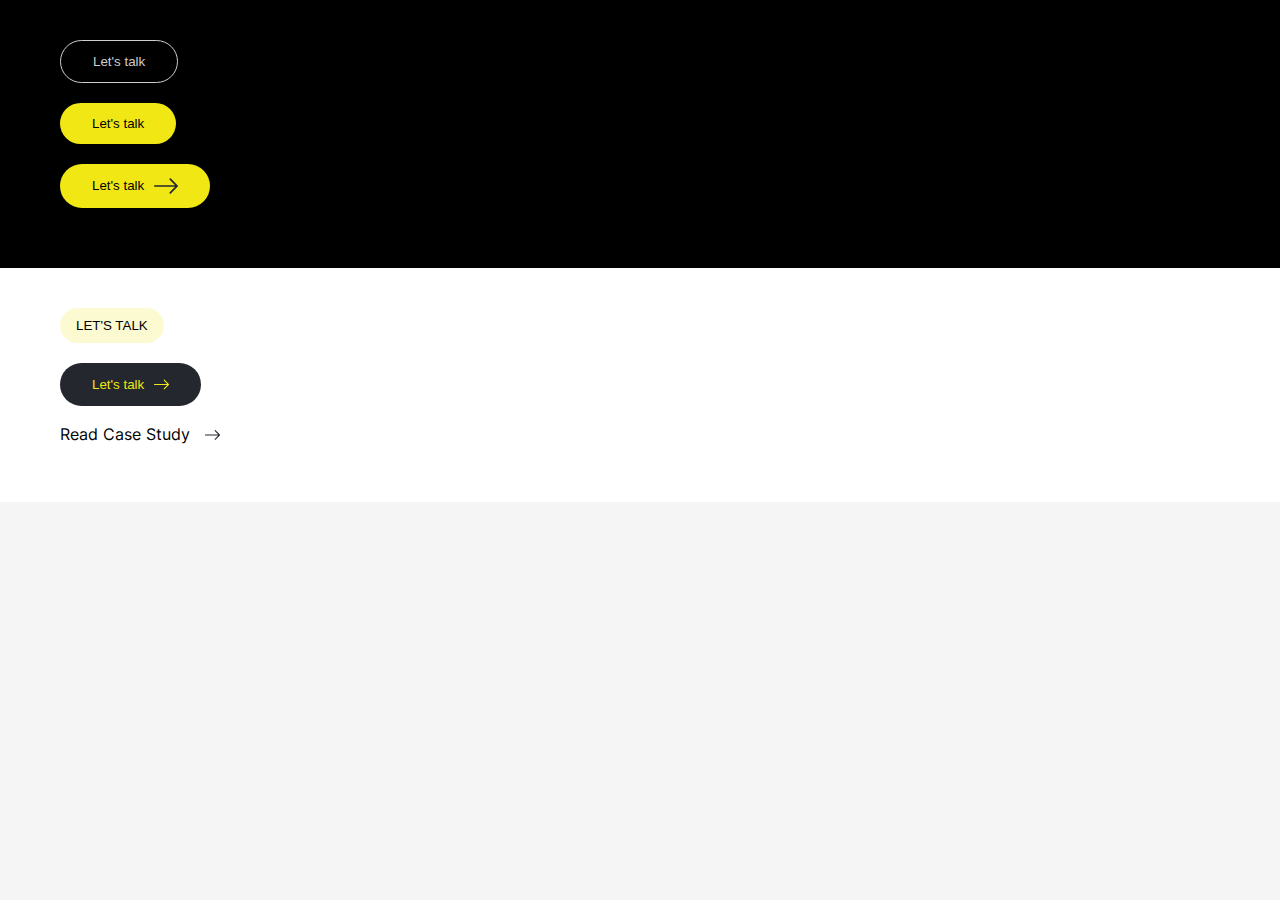
<file: sass/_98.components.html>
<!DOCTYPE html>
<html lang="en">
  <head>
    <meta charset="UTF-8" />
    <meta name="viewport" content="width=device-width, initial-scale=1.0" />
    <link rel="stylesheet" href="../css/style.css" />
    <title>Document</title>
  </head>
  <body>
    <section class="template" style="padding: 40px; background: #000">
      <div class="container">
        <div style="margin-bottom: 20px">
          <button class="btn_black-outline">Let's talk</button>
        </div>
        <div style="margin-bottom: 20px">
          <button class="btn_orange-fill">Let's talk</button>
        </div>
        <div style="margin-bottom: 20px">
          <button class="btn__svg-orange">
            Let's talk<svg
              width="24"
              height="16"
              viewBox="0 0 24 16"
              fill="none"
              xmlns="http://www.w3.org/2000/svg"
            >
              <path
                fill-rule="evenodd"
                clip-rule="evenodd"
                d="M0 8.00003C0 7.77272 0.0903001 7.55471 0.251035 7.39398C0.41177 7.23324 0.629774 7.14294 0.857088 7.14294H21.0724L15.6779 1.75015C15.5169 1.58921 15.4265 1.37093 15.4265 1.14333C15.4265 0.915726 15.5169 0.697447 15.6779 0.536508C15.8388 0.37557 16.0571 0.285156 16.2847 0.285156C16.5123 0.285156 16.7306 0.37557 16.8915 0.536508L23.7482 7.39321C23.828 7.47283 23.8913 7.56741 23.9346 7.67154C23.9778 7.77567 24 7.88729 24 8.00003C24 8.11277 23.9778 8.2244 23.9346 8.32852C23.8913 8.43265 23.828 8.52723 23.7482 8.60685L16.8915 15.4636C16.7306 15.6245 16.5123 15.7149 16.2847 15.7149C16.0571 15.7149 15.8388 15.6245 15.6779 15.4636C15.5169 15.3026 15.4265 15.0843 15.4265 14.8567C15.4265 14.6291 15.5169 14.4109 15.6779 14.2499L21.0724 8.85712H0.857088C0.629774 8.85712 0.41177 8.76682 0.251035 8.60608C0.0903001 8.44535 0 8.22734 0 8.00003Z"
                fill="#24272E"
              />
            </svg>
          </button>
        </div>
      </div>
    </section>
    <section class="template" style="padding: 40px; background: #ffffff">
      <div class="container">
        <div style="margin-bottom: 20px">
          <button class="btn_light-fill">Let's talk</button>
        </div>
        <div style="margin-bottom: 20px">
          <button class="btn__svg-black">
            Let's talk
            <svg
              width="15"
              height="11"
              viewBox="0 0 15 11"
              fill="none"
              xmlns="http://www.w3.org/2000/svg"
            >
              <path
                fill-rule="evenodd"
                clip-rule="evenodd"
                d="M0 5.5C0 5.35268 0.0564375 5.21139 0.156897 5.10722C0.257357 5.00305 0.393609 4.94452 0.53568 4.94452H13.1702L9.79866 1.44946C9.69807 1.34515 9.64156 1.20369 9.64156 1.05618C9.64156 0.908671 9.69807 0.767205 9.79866 0.662901C9.89925 0.558597 10.0357 0.5 10.1779 0.5C10.3202 0.5 10.4566 0.558597 10.5572 0.662901L14.8426 5.10672C14.8925 5.15832 14.9321 5.21962 14.9591 5.2871C14.9861 5.35459 15 5.42694 15 5.5C15 5.57306 14.9861 5.64541 14.9591 5.7129C14.9321 5.78038 14.8925 5.84168 14.8426 5.89328L10.5572 10.3371C10.4566 10.4414 10.3202 10.5 10.1779 10.5C10.0357 10.5 9.89925 10.4414 9.79866 10.3371C9.69807 10.2328 9.64156 10.0913 9.64156 9.94382C9.64156 9.79631 9.69807 9.65485 9.79866 9.55054L13.1702 6.05548H0.53568C0.393609 6.05548 0.257357 5.99695 0.156897 5.89278C0.0564375 5.78861 0 5.64732 0 5.5Z"
                fill="#F0E714"
              />
            </svg>
          </button>
        </div>
        <div style="margin-bottom: 20px">
          <a href="#" class="link-svg"
            >Read Case Study
            <svg
              width="15"
              height="10"
              viewBox="0 0 15 10"
              fill="none"
              xmlns="http://www.w3.org/2000/svg"
            >
              <path
                fill-rule="evenodd"
                clip-rule="evenodd"
                d="M0 5C0 4.85268 0.0564375 4.71139 0.156897 4.60722C0.257357 4.50305 0.393609 4.44452 0.53568 4.44452H13.1702L9.79866 0.949458C9.69807 0.845154 9.64156 0.703687 9.64156 0.556179C9.64156 0.408671 9.69807 0.267205 9.79866 0.162901C9.89925 0.0585972 10.0357 3.47541e-09 10.1779 0C10.3202 -3.47541e-09 10.4566 0.0585972 10.5572 0.162901L14.8426 4.60672C14.8925 4.65832 14.9321 4.71962 14.9591 4.7871C14.9861 4.85459 15 4.92694 15 5C15 5.07306 14.9861 5.14541 14.9591 5.2129C14.9321 5.28038 14.8925 5.34168 14.8426 5.39328L10.5572 9.8371C10.4566 9.9414 10.3202 10 10.1779 10C10.0357 10 9.89925 9.9414 9.79866 9.8371C9.69807 9.7328 9.64156 9.59133 9.64156 9.44382C9.64156 9.29631 9.69807 9.15485 9.79866 9.05054L13.1702 5.55548H0.53568C0.393609 5.55548 0.257357 5.49695 0.156897 5.39278C0.0564375 5.28861 0 5.14732 0 5Z"
                fill="#24272E"
              />
            </svg>
          </a>
        </div>
      </div>
    </section>
  </body>
</html>
</file>
<file: css/style.css>
* {
  padding: 0px;
  margin: 0px;
  border: 0px; }

*,
*:before,
*:after {
  -moz-box-sizing: border-box;
  -webkit-box-sizing: border-box;
  box-sizing: border-box; }

aside,
nav,
footer,
header,
section {
  display: block; }

body {
  line-height: 1;
  -ms-text-size-adjust: 100%;
  -moz-text-size-adjust: 100%;
  -webkit-text-size-adjust: 100%; }

input::-ms-clear {
  display: none; }

button {
  cursor: pointer; }

button::-moz-focus-inner {
  padding: 0;
  border: 0; }

a,
a:visited {
  text-decoration: none; }

a:hover {
  text-decoration: none; }

ul li {
  list-style: none; }

img {
  vertical-align: top; }

h1,
h2,
h3,
h4,
h5,
h6 {
  font-weight: inherit;
  font-size: inherit; }

@font-face {
  font-family: "Inter";
  src: url("../fonts/Inter-Regular.woff2") format("woff2");
  font-weight: 400;
  font-style: normal;
  font-display: swap; }
@font-face {
  font-family: "Inter";
  src: url("../fonts/Inter-Medium.woff2") format("woff2");
  font-weight: 500;
  font-style: normal;
  font-display: swap; }
@font-face {
  font-family: "Inter";
  src: url("../fonts/Inter-SemiBold.woff2") format("woff2");
  font-weight: 700;
  font-style: normal;
  font-display: swap; }
.btn_black-outline {
  padding: 13px 32px;
  border: 1px solid #cecece;
  border-radius: 100px;
  background: none;
  color: #cecece; }
  .btn_black-outline:hover {
    color: #E94D35; }

.btn_orange-fill {
  padding: 13px 32px;
  background: #f0e714;
  border-radius: 100px; }
  .btn_orange-fill:hover {
    color: #E94D35; }

.btn__svg-orange {
  display: flex;
  align-items: center;
  justify-content: center;
  gap: 10px;
  padding: 13px 32px;
  line-height: 133%;
  background: #f0e714;
  border-radius: 100px;
  white-space: nowrap;
  transition: background 0.3s ease; }
  .btn__svg-orange:hover {
    background: #2359ab; }
    .btn__svg-orange:hover svg {
      transform: translateX(5px);
      transition: transform 0.3s ease; }
  .btn__svg-orange svg {
    transition: transform 0.3s ease; }
  .btn__svg-orange svg path {
    transition: fill 0.3s ease; }

.btn_light-fill {
  padding: 10px 16px;
  background: rgba(240, 231, 20, 0.2);
  border-radius: 100px;
  text-transform: uppercase; }
  .btn_light-fill:hover {
    color: #E94D35; }

.btn__svg-black {
  display: flex;
  align-items: center;
  justify-content: center;
  gap: 10px;
  padding: 13px 32px;
  color: #F0E714;
  line-height: 133%;
  background: #24272E;
  border-radius: 100px;
  white-space: nowrap;
  transition: background 0.3s ease; }
  .btn__svg-black:hover {
    background: #2359ab; }
    .btn__svg-black:hover svg {
      transform: translateX(5px);
      transition: transform 0.3s ease; }
  .btn__svg-black svg {
    transition: transform 0.3s ease; }
  .btn__svg-black svg path {
    transition: fill 0.3s ease; }

.link {
  color: black; }
  .link:hover {
    color: red; }

.link-svg {
  color: black;
  gap: 10px; }
  .link-svg:hover {
    color: red; }
    .link-svg:hover svg {
      transform: translateX(5px);
      transition: transform 0.3s ease; }
      .link-svg:hover svg path {
        fill: red; }
  .link-svg svg {
    margin-left: 10px;
    transition: transform 0.3s ease; }
  .link-svg svg path {
    transition: fill 0.3s ease; }

.input-outline {
  position: relative;
  width: 100%; }
  .input-outline label {
    color: #8d8d8d;
    font-size: 12px;
    font-weight: 500;
    line-height: 20px;
    position: absolute;
    top: 0;
    left: 0;
    pointer-events: none;
    transition: color 0.3s, font-size 0.3s, transform 0.3s; }
  .input-outline input {
    width: 100%;
    border: none;
    border-bottom: 1px solid #8d8d8d;
    outline: none;
    font-size: 12px;
    font-weight: 500;
    line-height: 20px;
    color: #000;
    transition: color 0.3s, font-size 0.3s;
    padding-bottom: 10px;
    padding-top: 5px; }
    .input-outline input:focus {
      border-bottom: 1px solid #000000; }
    .input-outline input:focus ~ .inputLabel {
      color: #000;
      font-size: 14px;
      transform: translateY(-120%); }
  .input-outline span {
    font-size: 12px;
    padding: 3px;
    color: red; }

:root {
  --text-sm1: 0.875rem /* 14px */;
  --text-base: 1rem /* 16px */;
  --text-lg1: 1.25rem /* 20px */;
  --text-h3: 1.5rem /* 24px */;
  --text-h2: 2rem /* 32px */;
  --text-h1: 3rem /* 48px */; }

@media (max-width: 1200px) {
  :root {
    --text-lg1: 1rem;
    --text-h3: 1.25rem;
    --text-h2: 1.5rem;
    --text-h1: 2rem; } }
body {
  font-family: "Inter";
  font-style: normal;
  font-weight: 400;
  color: #161513;
  font-size: var(--text-base);
  background: #F5F5F5;
  display: flex;
  flex-direction: column;
  min-height: 100vh; }
  body.locked {
    overflow: hidden; }
  body main {
    flex: 1; }

.container {
  max-width: 1320px;
  width: 100%;
  margin: 0 auto;
  padding: 0 20px; }
  @media (max-width: 1200px) {
    .container {
      padding: 0 10px; } }

.container-sm {
  max-width: 1100px;
  width: 100%;
  margin: 0 auto;
  padding: 0 20px; }
  @media (max-width: 1200px) {
    .container-sm {
      padding: 0 10px; } }

.paper-white {
  background: #fff;
  border-radius: 10px; }
  .paper-white:hover {
    box-shadow: 0 30px 50px -10px rgba(152, 151, 151, 0.37); }

#header {
  overflow: hidden;
  padding-top: 28px;
  padding-bottom: 28px;
  z-index: 20;
  background: #101C26; }

.header__container {
  display: flex;
  padding: 0 20px;
  margin: 0 auto;
  justify-content: space-between;
  align-items: center;
  max-width: 1320px; }
  .header__container .logo {
    z-index: 24;
    position: relative; }
    .header__container .logo .logo__img {
      color: white; }
  .header__container .menu .menu-list {
    display: flex;
    gap: 32px; }
    .header__container .menu .menu-list .menu__item {
      height: 24px;
      border-bottom: solid 1px; }
      .header__container .menu .menu-list .menu__item .menu__item-link {
        color: #bab9b9; }
      .header__container .menu .menu-list .menu__item:hover .menu__item-link {
        transition: all 0.3s ease;
        color: #E94D35; }
  .header__container .burger {
    display: none;
    cursor: pointer; }

@media (max-width: 600px) {
  #header .menu {
    position: fixed;
    background: #131418;
    left: 0;
    top: 0;
    height: 100vh;
    width: 100vw;
    display: none; }
    #header .menu.active {
      left: 0;
      top: 0;
      height: 100vh;
      width: 100vw;
      z-index: 22;
      pointer-events: all;
      display: flex;
      animation: fade 0.2s linear; }
      #header .menu.active .menu-list {
        display: flex;
        flex-direction: column;
        justify-content: center;
        align-items: center;
        margin: 0 auto; }
  #header .burger {
    display: block;
    position: relative;
    height: 20px;
    width: 30px;
    z-index: 102;
    cursor: pointer; }
    #header .burger.active:before {
      background: white;
      transform: rotate(45deg);
      transition: cubic-bezier(0.785, 0.135, 0.15, 0.86) 0.3s all;
      top: 8px; }
    #header .burger.active:after {
      background: white;
      transform: rotate(-45deg);
      bottom: 10px;
      transition: cubic-bezier(0.785, 0.135, 0.15, 0.86) 0.3s all; }
    #header .burger.active span {
      transform: scale(0); }
    #header .burger:before, #header .burger:after {
      content: "";
      position: absolute;
      height: 2px;
      width: 100%;
      background: white;
      transition: cubic-bezier(0.785, 0.135, 0.15, 0.86) 0.3s all; }
    #header .burger:before {
      top: 0; }
    #header .burger::after {
      bottom: 0; }
    #header .burger span {
      position: absolute;
      top: 9px;
      right: 0;
      width: 100%;
      background: white;
      height: 2px;
      transform: scale(1);
      transition: cubic-bezier(0.785, 0.135, 0.15, 0.86) 0.3s all; }
  #header .menu__item {
    margin-top: 15px; }
    #header .menu__item:hover .menu__item-link {
      transition: all 0.3s ease;
      color: #E94D35; }
  #header .menu__item-link {
    color: white; }
  #header .buttom-talk {
    display: none; } }
.agency {
  background: #101C26;
  padding-top: 40px;
  padding-bottom: 100px; }
  @media (max-width: 600px) {
    .agency {
      padding-bottom: 61.1111111111px; } }
  @media (max-width: 360px) {
    .agency {
      padding-bottom: 30px; } }

.agency-wrap {
  display: flex;
  align-items: center;
  gap: 20px;
  position: relative;
  height: 600px; }
  @media (max-width: 1440px) {
    .agency-wrap {
      height: auto; } }
  @media (max-width: 600px) {
    .agency-wrap {
      flex-direction: column; } }

.agency-left {
  flex: 0 1 572px; }
  @media (max-width: 600px) {
    .agency-left {
      flex: none; } }
  .agency-left .agency-title {
    font-size: var(--text-h1);
    line-height: 120%;
    margin-bottom: 25px;
    color: #f3f4f6;
    max-width: 530px; }
  .agency-left .agency-subtitle {
    font-size: 1.25rem;
    color: #f3f4f6;
    max-width: 420px; }

.agency__wrap-btn {
  padding-top: 40px;
  display: flex;
  align-items: center;
  gap: 23px; }

.agency__icon {
  display: flex;
  align-items: center;
  gap: 12px; }
  .agency__icon .agency__img-wrap {
    display: flex;
    align-items: center;
    justify-content: center; }
    .agency__icon .agency__img-wrap img {
      max-width: 100%;
      max-height: 100%; }
  .agency__icon .agency__icon-text {
    color: white; }

.agency__wrap-botton {
  padding-top: 75px;
  display: flex;
  align-items: center;
  gap: 32px; }
  @media (max-width: 600px) {
    .agency__wrap-botton {
      padding-top: 44.4444444444px; } }
  @media (max-width: 360px) {
    .agency__wrap-botton {
      padding-top: 20px; } }

.agency__botton-item .agency__botton-title {
  color: #F0E714;
  font-size: var(--text-h1);
  line-height: 127%;
  padding-bottom: 10px;
  text-align: center; }
.agency__botton-item .agency__botton-subtitle {
  line-height: 175%;
  color: #fff;
  text-align: center; }

.agency-right {
  display: flex;
  justify-content: center;
  margin: 0 auto;
  position: absolute;
  top: 0;
  right: 0;
  transform: translateX(60px); }
  @media (max-width: 1440px) {
    .agency-right {
      position: static;
      transform: translateX(0); } }
  .agency-right .agency__image-wrap {
    max-width: 100%;
    display: flex;
    justify-content: center;
    align-items: center;
    position: relative; }
    .agency-right .agency__image-wrap img {
      max-width: 100%;
      height: auto;
      object-fit: contain; }
  .agency-right .agency__image-absolute {
    position: absolute;
    left: -100px;
    bottom: 60px;
    width: 200px;
    height: 235px; }
    @media (max-width: 1200px) {
      .agency-right .agency__image-absolute {
        display: none; } }
    @media (max-width: 360px) {
      .agency-right .agency__image-absolute {
        display: none; } }
  .agency-right .agency__svg_absolute {
    position: absolute;
    right: 12px;
    top: -40px;
    width: 185px;
    height: 235px; }
    @media (max-width: 1200px) {
      .agency-right .agency__svg_absolute {
        width: 115px;
        top: -80px; } }
    @media (max-width: 360px) {
      .agency-right .agency__svg_absolute {
        display: none; } }

.agency {
  position: relative; }
  .agency .agency__decorate {
    position: absolute;
    left: 0;
    top: -3%; }
    @media (max-width: 1200px) {
      .agency .agency__decorate {
        display: none; } }

.agency__item-wrap {
  padding: 40px 0;
  display: flex;
  flex-wrap: wrap;
  justify-content: space-between;
  gap: 20px;
  padding: 15px;
  padding-top: 95px; }
  @media (max-width: 600px) {
    .agency__item-wrap {
      padding-top: 64.4444444444px; } }
  @media (max-width: 360px) {
    .agency__item-wrap {
      padding-top: 40px; } }

.agency__item {
  display: flex;
  align-items: center;
  justify-content: center; }
  @media (max-width: 1200px) {
    .agency__item {
      flex: 30%; } }
  @media (max-width: 900px) {
    .agency__item {
      flex: 45%; } }

.service-reverse {
  flex-direction: row-reverse; }

.service {
  padding-top: 100px;
  padding-bottom: 150px; }
  @media (max-width: 600px) {
    .service {
      padding-top: 61.1111111111px; } }
  @media (max-width: 360px) {
    .service {
      padding-top: 30px; } }
  @media (max-width: 600px) {
    .service {
      padding-bottom: 94.4444444444px; } }
  @media (max-width: 360px) {
    .service {
      padding-bottom: 50px; } }

.service-wrap {
  display: flex;
  align-items: center;
  gap: 20px;
  padding-bottom: 150px; }
  @media (max-width: 600px) {
    .service-wrap {
      padding-bottom: 94.4444444444px; } }
  @media (max-width: 360px) {
    .service-wrap {
      padding-bottom: 50px; } }
  @media (max-width: 1200px) {
    .service-wrap {
      flex-direction: column; } }
  .service-wrap .service-left {
    flex: 0 1 572px; }
    @media (max-width: 1200px) {
      .service-wrap .service-left {
        flex: none; } }
    .service-wrap .service-left .service-title {
      font-size: var(--text-h1);
      font-weight: 600;
      line-height: 120%;
      padding-top: 24px;
      margin-bottom: 16px; }
    .service-wrap .service-left .service-subtitle {
      font-size: 1.25rem;
      color: #666;
      padding-bottom: 40px; }
  .service-wrap .service-right {
    display: flex;
    justify-content: center;
    margin: 0 auto; }
    .service-wrap .service-right .service__image-wrap {
      max-width: 100%;
      display: flex;
      justify-content: center;
      align-items: center; }
      .service-wrap .service-right .service__image-wrap img {
        max-width: 100%;
        height: auto;
        object-fit: contain; }

.service__icon-wrap {
  display: flex;
  flex-direction: column;
  gap: 20px; }

.service__icon {
  display: flex;
  align-items: center;
  gap: 24px;
  padding-bottom: 10px; }
  .service__icon .service__img-wrap {
    display: flex;
    align-items: center;
    justify-content: center; }
    @media (max-width: 600px) {
      .service__icon .service__img-wrap {
        width: 150px; } }
    .service__icon .service__img-wrap img {
      max-width: 100%;
      max-height: 100%; }
  .service__icon .sercice__icon-block {
    max-width: 360px; }
  .service__icon .service__icon-text {
    font-size: var(--text-lg);
    padding-bottom: 6px; }
  .service__icon .service__icon-subtext {
    line-height: 150%;
    color: #555c68; }

.design {
  padding-bottom: 120px; }
  @media (max-width: 600px) {
    .design {
      padding-bottom: 75.5555555556px; } }
  @media (max-width: 360px) {
    .design {
      padding-bottom: 40px; } }

.design__btn-wrap {
  text-align: center;
  padding-bottom: 24px; }

.design__header {
  font-size: var(--text-h1);
  text-align: center;
  margin: 0 auto;
  padding-bottom: 20px;
  max-width: 500px; }

.design__subheader {
  max-width: 684px;
  margin: 0 auto;
  text-align: center;
  line-height: 160%;
  letter-spacing: -0.01em;
  padding-bottom: 80px; }
  @media (max-width: 600px) {
    .design__subheader {
      padding-bottom: 52.2222222222px; } }
  @media (max-width: 360px) {
    .design__subheader {
      padding-bottom: 30px; } }

.design__card-wrap {
  display: grid;
  grid-template-columns: repeat(4, 1fr);
  gap: 30px; }
  @media (max-width: 900px) {
    .design__card-wrap {
      grid-template-columns: repeat(2, 1fr); } }
  @media (max-width: 600px) {
    .design__card-wrap {
      grid-template-columns: repeat(1, 1fr); } }
  @media (max-width: 360px) {
    .design__card-wrap {
      grid-template-columns: repeat(1, 1fr); } }

.design__card {
  display: flex;
  flex-direction: column;
  padding: 32px; }
  .design__card .design__image-wrap {
    display: flex;
    align-items: center;
    justify-content: flex-start;
    flex: 0 0 58px;
    height: 58px;
    margin-bottom: 24px; }
    .design__card .design__image-wrap img {
      max-width: 100%;
      max-height: 100%; }
  .design__card .design__card-content {
    display: flex;
    height: 100%;
    flex-direction: column; }
    .design__card .design__card-content .design__card-title {
      font-weight: 600;
      font-size: var(--text-h3);
      line-height: 133%;
      padding-bottom: 10px; }
    .design__card .design__card-content .design__card-description {
      line-height: 111%;
      letter-spacing: -0.01em; }

.impressive__button-wrap {
  margin-bottom: 20px; }

.impressive-wrap .impressive-left {
  display: flex;
  justify-content: space-between;
  align-items: center;
  margin-bottom: 55px; }
  .impressive-wrap .impressive-left .impressive-title {
    font-size: var(--text-h2);
    line-height: 120%;
    max-width: 508px; }

.impressive-swiper .swiper-wrapper .impressive__swiper-slide {
  padding-top: 20px;
  padding-bottom: 15px;
  display: flex;
  align-items: center;
  justify-content: center; }
  .impressive-swiper .swiper-wrapper .impressive__swiper-slide .swiper-slide__parag {
    color: #FFFFFF; }
  .impressive-swiper .swiper-wrapper .impressive__swiper-slide img {
    padding-left: 20px; }

.slider-button-container {
  flex: 0 0 130px;
  display: flex;
  gap: 20px; }
  .slider-button-container .swiper-button {
    background: #FB9333;
    border-radius: 10px;
    height: 56px;
    flex: 0 0 56px;
    display: flex;
    align-items: center;
    justify-content: center; }
  .slider-button-container .impressive-slider-button-prev {
    transform: rotate(180deg); }

.impressive__card {
  display: flex;
  flex-direction: column;
  border-radius: 10px;
  height: 100%;
  max-width: 100%; }
  .impressive__card .impressive__image-wrap {
    background: #eef1f7;
    display: flex;
    align-items: center;
    justify-content: center;
    flex: 0 0 610px;
    height: 610px;
    border-radius: 10px; }
    .impressive__card .impressive__image-wrap img {
      max-width: 100%;
      max-height: 100%; }
  .impressive__card .impressive__card-content {
    display: flex;
    height: 100%;
    flex-direction: column;
    padding: 15px; }
    .impressive__card .impressive__card-content .impressive__card-title {
      font-weight: 700;
      font-size: var(--text-h3);
      line-height: 162%;
      padding-bottom: 10px; }
    .impressive__card .impressive__card-content .impressive__card-description {
      flex: 1; }
    .impressive__card .impressive__card-content .impressive__card-bottom {
      margin-top: 16px; }

.client {
  padding-top: 100px;
  padding-bottom: 120px;
  background: #eef1f7; }
  @media (max-width: 600px) {
    .client {
      padding-top: 61.1111111111px; } }
  @media (max-width: 360px) {
    .client {
      padding-top: 30px; } }
  @media (max-width: 600px) {
    .client {
      padding-bottom: 75.5555555556px; } }
  @media (max-width: 360px) {
    .client {
      padding-bottom: 40px; } }

.client__header {
  font-size: var(--text-h2);
  text-align: center;
  margin: 0 auto;
  padding-bottom: 20px; }

.client__subheader {
  margin: 0 auto;
  text-align: center;
  padding-bottom: 50px; }
  @media (max-width: 600px) {
    .client__subheader {
      padding-bottom: 38.8888888889px; } }
  @media (max-width: 360px) {
    .client__subheader {
      padding-bottom: 30px; } }

.client-swiper {
  background: #eef1f7; }

.client__card {
  display: flex;
  flex-direction: column;
  padding: 15px; }
  .client__card .client__image-wrap {
    display: flex;
    align-items: center;
    justify-content: center;
    flex: 0 0 60px;
    height: 60px;
    margin-bottom: 24px; }
    .client__card .client__image-wrap img {
      max-width: 100%;
      max-height: 100%; }
  .client__card .client__card-content {
    display: flex;
    height: 100%;
    flex-direction: column;
    font-weight: 700;
    font-size: var(--text-lg1);
    line-height: 162%;
    padding-bottom: 10px;
    text-align: center; }
    .client__card .client__card-content .client__card-description {
      text-align: center;
      font-size: var(--text-sm1); }

.swiper-pagination-bullet {
  width: 10px !important;
  height: 10px !important;
  background: none !important;
  border-radius: 50%;
  border: 2px solid #0066FF;
  background-color: transparent;
  opacity: 0.7; }

.swiper-pagination-bullet-active {
  opacity: 1;
  background: #0066FF !important; }

.swiper-pagination {
  margin-top: 30px;
  position: relative !important;
  display: flex;
  align-items: center;
  justify-content: center;
  gap: 5px; }

.ring {
  width: 10px;
  height: 10px;
  border-radius: 50%;
  border: 2px solid #0066FF;
  background-color: transparent; }

.together {
  padding-top: 100px;
  padding-bottom: 120px;
  background: #fff; }
  @media (max-width: 600px) {
    .together {
      padding-top: 61.1111111111px; } }
  @media (max-width: 360px) {
    .together {
      padding-top: 30px; } }
  @media (max-width: 600px) {
    .together {
      padding-bottom: 75.5555555556px; } }
  @media (max-width: 360px) {
    .together {
      padding-bottom: 40px; } }

.together-wrap {
  display: flex;
  align-items: center;
  gap: 20px; }
  @media (max-width: 600px) {
    .together-wrap {
      flex-direction: column; } }

.together-left {
  padding: 20px;
  flex: 0 0 calc( 620/1240*100% ); }
  @media (max-width: 600px) {
    .together-left {
      flex: none; } }
  .together-left button {
    margin-bottom: 20px; }
  .together-left .together-title {
    font-size: var(--text-h3);
    font-weight: 600;
    line-height: 120%;
    margin-bottom: 10px; }
  .together-left .together-description {
    font-size: 1.25rem;
    color: #666; }

.together__list-icon {
  display: flex;
  flex-direction: column;
  gap: 10px;
  margin-top: 20px; }

.together__icon {
  display: flex;
  align-items: center;
  gap: 10px;
  padding-bottom: 10px; }
  .together__icon .together__img-wrap {
    display: flex;
    align-items: center;
    justify-content: center; }
    .together__icon .together__img-wrap img {
      max-width: 100%;
      max-height: 100%; }
  .together__icon .together__icon-text {
    font-size: var(--text-lg); }

.together-right {
  margin: 0 auto;
  border: 1px solid #101C26;
  padding: 60px;
  border-radius: 10px;
  width: 100%; }
  @media (max-width: 600px) {
    .together-right {
      padding: 30px; } }
  .together-right .together-imput-wrap {
    display: flex;
    flex-direction: column;
    gap: 30px; }
  .together-right button {
    margin-top: 40px; }

.footer {
  max-width: 100%;
  background: #101C26; }
  .footer .footer__wrap {
    padding-top: 65px;
    padding-bottom: 25px;
    display: flex;
    justify-content: space-between;
    gap: 20px; }
    @media (max-width: 600px) {
      .footer .footer__wrap {
        padding-top: 42.7777777778px; } }
    @media (max-width: 360px) {
      .footer .footer__wrap {
        padding-top: 25px; } }
    @media (max-width: 600px) {
      .footer .footer__wrap {
        flex-direction: column; } }

.footer__rigt .footer__description {
  padding-top: 20px;
  padding-bottom: 20px;
  color: white;
  max-width: 330px; }

.footer__left {
  flex: 0 800px; }
  @media (max-width: 600px) {
    .footer__left {
      flex: none; } }

.footer__menu {
  display: flex;
  justify-content: space-between;
  gap: 20px;
  flex-wrap: wrap; }
  @media (max-width: 1200px) {
    .footer__menu .menu__section {
      flex: 45%; } }
  .footer__menu .menu__title {
    text-wrap: nowrap;
    font-weight: 600;
    color: #F5F5F5;
    margin-bottom: 10px; }
  .footer__menu .menu__list {
    list-style: none;
    padding: 0;
    margin: 0; }
  .footer__menu li {
    margin-bottom: 5px;
    font-size: var(--text-sm1);
    font-weight: 400;
    display: flex;
    align-items: center;
    gap: 10px; }
    .footer__menu li a {
      margin: 5px;
      color: #B3B3B3;
      text-decoration: none; }
      .footer__menu li a:hover {
        color: #b2f0f8;
        text-decoration: underline; }
    .footer__menu li .menu__img-wrap {
      display: flex;
      align-items: center;
      justify-content: center;
      height: 16px; }
      .footer__menu li .menu__img-wrap img {
        max-width: 100%;
        max-height: 100%; }

.footer__icon {
  display: flex;
  column-gap: 18px; }
  .footer__icon svg .icon-color {
    transition: all 5s ease; }
  .footer__icon svg:hover .icon-color {
    fill: #cc1515;
    transition: all 0.3s ease; }

/*# sourceMappingURL=style.css.map */
</file>
